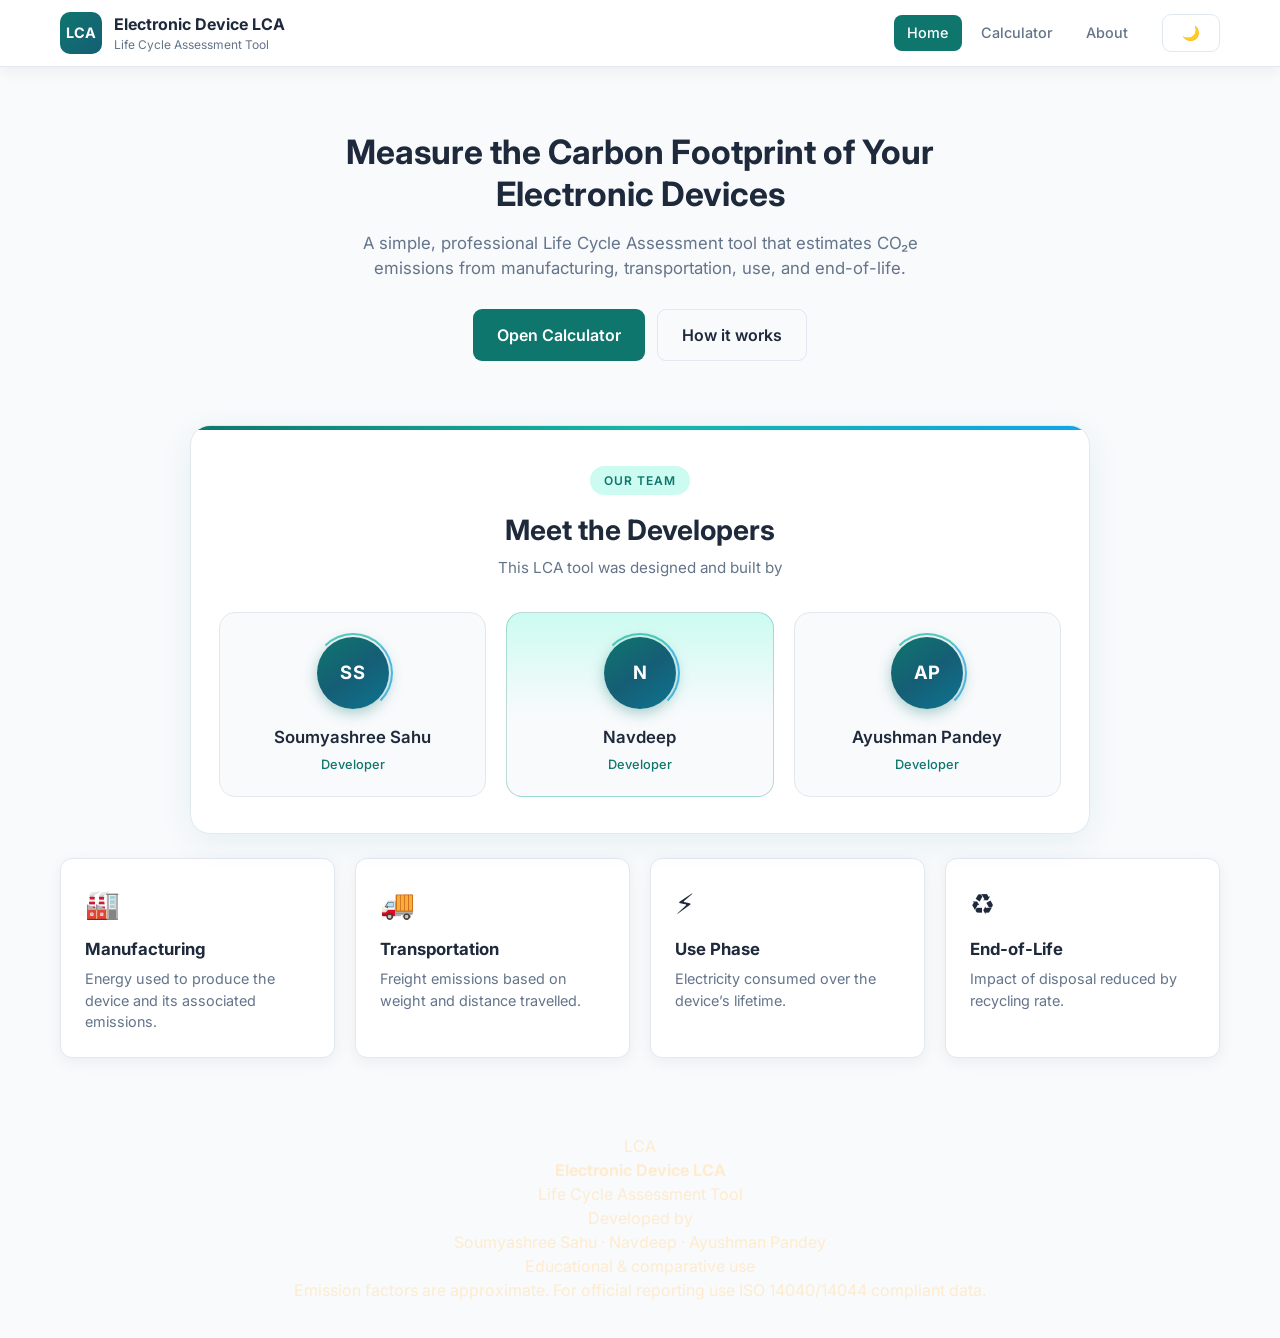
<file: index.html>
<!DOCTYPE html>
<html lang="en">
<head>
  <meta charset="UTF-8" />
  <meta name="viewport" content="width=device-width, initial-scale=1.0" />
  <meta name="description" content="Electronic Device Life Cycle Assessment Tool" />
  <meta name="theme-color" content="#0f766e" />
  <title>Electronic Device LCA | Home</title>
  <link rel="stylesheet" href="style.css" />
  <link rel="preconnect" href="https://fonts.googleapis.com">
  <link rel="preconnect" href="https://fonts.gstatic.com" crossorigin>
  <link href="https://fonts.googleapis.com/css2?family=Inter:wght@400;500;600;700&display=swap" rel="stylesheet">
</head>
<body>
  <header class="site-header">
    <div class="header-inner">
      <a href="index.html" class="brand">
        <div class="logo">LCA</div>
        <div class="brand-text">
          <h1>Electronic Device LCA</h1>
          <p>Life Cycle Assessment Tool</p>
        </div>
      </a>
      <nav class="nav">
        <a href="index.html" class="active">Home</a>
        <a href="calculator.html">Calculator</a>
        <a href="about.html">About</a>
      </nav>
      <div class="header-actions">
        <button id="themeToggle" class="btn btn-ghost" aria-label="Toggle dark mode">
          <span class="theme-icon">🌙</span>
        </button>
      </div>
    </div>
  </header>

  <main class="container">
    <section class="hero">
      <h1>Measure the Carbon Footprint of Your Electronic Devices</h1>
      <p>
        A simple, professional Life Cycle Assessment tool that estimates CO₂e emissions
        from manufacturing, transportation, use, and end-of-life.
      </p>
      <div class="hero-actions">
        <a href="calculator.html" class="btn btn-primary btn-lg">Open Calculator</a>
        <a href="about.html" class="btn btn-ghost-dark btn-lg">How it works</a>
      </div>
    </section>

    <section class="team-section">
      <div class="team-inner">
        <p class="team-badge">Our Team</p>
        <h2 class="team-title">Meet the Developers</h2>
        <p class="team-subtitle">This LCA tool was designed and built by</p>
        <div class="team-grid">
          <div class="team-card">
            <div class="team-avatar-wrap">
              <div class="team-avatar">SS</div>
              <span class="team-ring"></span>
            </div>
            <h3>Soumyashree Sahu</h3>
            <p class="team-role">Developer</p>
          </div>
          <div class="team-card team-card-center">
            <div class="team-avatar-wrap">
              <div class="team-avatar">N</div>
              <span class="team-ring"></span>
            </div>
            <h3>Navdeep</h3>
            <p class="team-role">Developer</p>
          </div>
          <div class="team-card">
            <div class="team-avatar-wrap">
              <div class="team-avatar">AP</div>
              <span class="team-ring"></span>
            </div>
            <h3>Ayushman Pandey</h3>
            <p class="team-role">Developer</p>
          </div>
        </div>
      </div>
    </section>

    <section class="features">
      <div class="feature-card">
        <div class="feature-icon">🏭</div>
        <h3>Manufacturing</h3>
        <p>Energy used to produce the device and its associated emissions.</p>
      </div>
      <div class="feature-card">
        <div class="feature-icon">🚚</div>
        <h3>Transportation</h3>
        <p>Freight emissions based on weight and distance travelled.</p>
      </div>
      <div class="feature-card">
        <div class="feature-icon">⚡</div>
        <h3>Use Phase</h3>
        <p>Electricity consumed over the device’s lifetime.</p>
      </div>
      <div class="feature-card">
        <div class="feature-icon">♻️</div>
        <h3>End-of-Life</h3>
        <p>Impact of disposal reduced by recycling rate.</p>
      </div>
    </section>
  </main>

  <footer class="site-footer">
    <div class="footer-inner">
      <div class="footer-brand">
        <span class="footer-logo">LCA</span>
        <div>
          <strong>Electronic Device LCA</strong>
          <p>Life Cycle Assessment Tool</p>
        </div>
      </div>
      <div class="footer-team">
        <p class="footer-label">Developed by</p>
        <p class="footer-names">Soumyashree Sahu · Navdeep · Ayushman Pandey</p>
      </div>
      <div class="footer-note">
        <p>Educational & comparative use</p>
        <p class="note">Emission factors are approximate. For official reporting use ISO 14040/14044 compliant data.</p>
      </div>
    </div>
  </footer>

  <script>
    (function () {
      const saved = localStorage.getItem("lca-theme") || "light";
      document.documentElement.setAttribute("data-theme", saved);
      const icon = document.querySelector(".theme-icon");
      if (icon) icon.textContent = saved === "dark" ? "☀️" : "🌙";
      document.getElementById("themeToggle")?.addEventListener("click", () => {
        const isDark = document.documentElement.getAttribute("data-theme") === "dark";
        const next = isDark ? "light" : "dark";
        document.documentElement.setAttribute("data-theme", next);
        localStorage.setItem("lca-theme", next);
        if (icon) icon.textContent = next === "dark" ? "☀️" : "🌙";
      });
    })();
  </script>
</body>
</html>
</file>
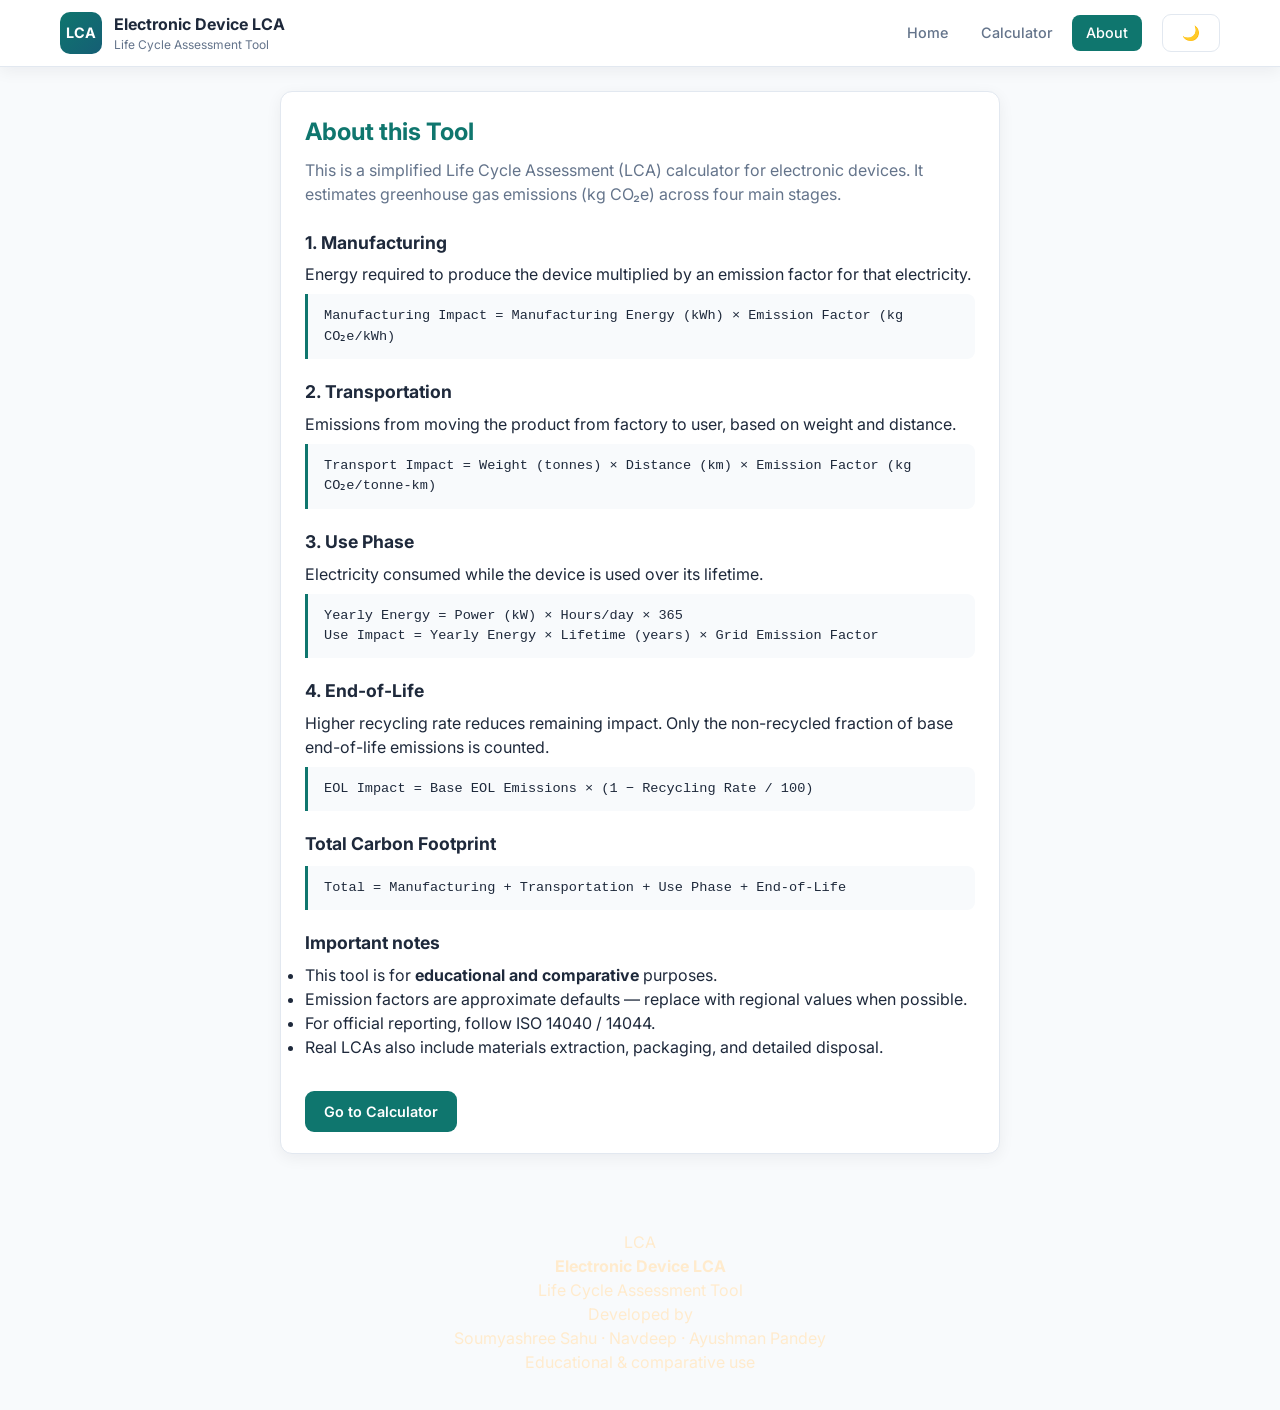
<file: about.html>
<!DOCTYPE html>
<html lang="en">
<head>
  <meta charset="UTF-8" />
  <meta name="viewport" content="width=device-width, initial-scale=1.0" />
  <meta name="description" content="About the Electronic Device LCA methodology and calculations." />
  <meta name="theme-color" content="#0f766e" />
  <title>About | Electronic Device LCA</title>
  <link rel="stylesheet" href="style.css" />
  <link rel="preconnect" href="https://fonts.googleapis.com">
  <link rel="preconnect" href="https://fonts.gstatic.com" crossorigin>
  <link href="https://fonts.googleapis.com/css2?family=Inter:wght@400;500;600;700&display=swap" rel="stylesheet">
</head>
<body>
  <header class="site-header">
    <div class="header-inner">
      <a href="index.html" class="brand">
        <div class="logo">LCA</div>
        <div class="brand-text">
          <h1>Electronic Device LCA</h1>
          <p>Life Cycle Assessment Tool</p>
        </div>
      </a>
      <nav class="nav">
        <a href="index.html">Home</a>
        <a href="calculator.html">Calculator</a>
        <a href="about.html" class="active">About</a>
      </nav>
      <div class="header-actions">
        <button id="themeToggle" class="btn btn-ghost" aria-label="Toggle dark mode">
          <span class="theme-icon">🌙</span>
        </button>
      </div>
    </div>
  </header>

  <main class="container">
    <article class="about-content card">
      <h1>About this Tool</h1>
      <p class="lead">
        This is a simplified Life Cycle Assessment (LCA) calculator for electronic devices.
        It estimates greenhouse gas emissions (kg CO₂e) across four main stages.
      </p>

      <h2>1. Manufacturing</h2>
      <p>Energy required to produce the device multiplied by an emission factor for that electricity.</p>
      <div class="formula-box">
        Manufacturing Impact = Manufacturing Energy (kWh) × Emission Factor (kg CO₂e/kWh)
      </div>

      <h2>2. Transportation</h2>
      <p>Emissions from moving the product from factory to user, based on weight and distance.</p>
      <div class="formula-box">
        Transport Impact = Weight (tonnes) × Distance (km) × Emission Factor (kg CO₂e/tonne-km)
      </div>

      <h2>3. Use Phase</h2>
      <p>Electricity consumed while the device is used over its lifetime.</p>
      <div class="formula-box">
        Yearly Energy = Power (kW) × Hours/day × 365<br>
        Use Impact = Yearly Energy × Lifetime (years) × Grid Emission Factor
      </div>

      <h2>4. End-of-Life</h2>
      <p>
        Higher recycling rate reduces remaining impact.
        Only the non-recycled fraction of base end-of-life emissions is counted.
      </p>
      <div class="formula-box">
        EOL Impact = Base EOL Emissions × (1 − Recycling Rate / 100)
      </div>

      <h2>Total Carbon Footprint</h2>
      <div class="formula-box">
        Total = Manufacturing + Transportation + Use Phase + End-of-Life
      </div>

      <h2>Important notes</h2>
      <ul>
        <li>This tool is for <strong>educational and comparative</strong> purposes.</li>
        <li>Emission factors are approximate defaults — replace with regional values when possible.</li>
        <li>For official reporting, follow ISO 14040 / 14044.</li>
        <li>Real LCAs also include materials extraction, packaging, and detailed disposal.</li>
      </ul>

      <p style="margin-top: 2rem;">
        <a href="calculator.html" class="btn btn-primary">Go to Calculator</a>
      </p>
    </article>
  </main>

  <footer class="site-footer">
    <div class="footer-inner">
      <div class="footer-brand">
        <span class="footer-logo">LCA</span>
        <div>
          <strong>Electronic Device LCA</strong>
          <p>Life Cycle Assessment Tool</p>
        </div>
      </div>
      <div class="footer-team">
        <p class="footer-label">Developed by</p>
        <p class="footer-names">Soumyashree Sahu · Navdeep · Ayushman Pandey</p>
      </div>
      <div class="footer-note">
        <p>Educational & comparative use</p>
      </div>
    </div>
  </footer>

  <script>
    (function () {
      const saved = localStorage.getItem("lca-theme") || "light";
      document.documentElement.setAttribute("data-theme", saved);
      const icon = document.querySelector(".theme-icon");
      if (icon) icon.textContent = saved === "dark" ? "☀️" : "🌙";
      document.getElementById("themeToggle")?.addEventListener("click", () => {
        const isDark = document.documentElement.getAttribute("data-theme") === "dark";
        const next = isDark ? "light" : "dark";
        document.documentElement.setAttribute("data-theme", next);
        localStorage.setItem("lca-theme", next);
        if (icon) icon.textContent = next === "dark" ? "☀️" : "🌙";
      });
    })();
  </script>
</body>
</html>
</file>
<file: style.css>
/* ===== Variables ===== */
:root {
  --primary: #0f766e;
  --primary-light: #ccfbf1;
  --bg: #f8fafc;
  --surface: #ffffff;
  --text: #1e293b;
  --text-muted: #64748b;
  --border: #e2e8f0;
  --radius: 12px;
  --shadow: 0 4px 16px rgba(15, 23, 42, 0.06);
  --header-h: 64px;
}

[data-theme="dark"] {
  --primary: #2dd4bf;
  --primary-light: #134e4a;
  --bg: #0f172a;
  --surface: #1e293b;
  --text: #f1f5f9;
  --text-muted: #94a3b8;
  --border: #334155;
  --shadow: 0 4px 16px rgba(0, 0, 0, 0.3);
}

*,
*::before,
*::after {
  box-sizing: border-box;
  margin: 0;
  padding: 0;
}

html {
  scroll-behavior: smooth;
}

body {
  min-height: 100vh;
  display: flex;
  flex-direction: column;
  font-family: "Inter", system-ui, -apple-system, sans-serif;
  background: var(--bg);
  color: var(--text);
  line-height: 1.5;
}

/* ===== Header ===== */
.site-header {
  position: sticky;
  top: 0;
  z-index: 100;
  background: var(--surface);
  border-bottom: 1px solid var(--border);
  box-shadow: var(--shadow);
}

.header-inner {
  max-width: 1200px;
  margin: 0 auto;
  padding: 0.75rem 1.25rem;
  display: flex;
  align-items: center;
  gap: 1.25rem;
  flex-wrap: wrap;
}

.brand {
  display: flex;
  align-items: center;
  gap: 0.75rem;
  text-decoration: none;
  color: inherit;
}

.logo {
  width: 42px;
  height: 42px;
  border-radius: 10px;
  background: linear-gradient(135deg, #0f766e, #155e75);
  color: white;
  display: grid;
  place-items: center;
  font-weight: 700;
  font-size: 0.9rem;
}

.brand-text h1 {
  font-size: 1rem;
  font-weight: 700;
  color: var(--text);
}

.brand-text p {
  font-size: 0.75rem;
  color: var(--text-muted);
}

.nav {
  display: flex;
  gap: 0.35rem;
  margin-left: auto;
  flex-wrap: wrap;
}

.nav a {
  text-decoration: none;
  color: var(--text-muted);
  font-size: 0.9rem;
  font-weight: 500;
  padding: 0.45rem 0.85rem;
  border-radius: 8px;
  transition: background 0.2s, color 0.2s;
}

.nav a:hover {
  background: var(--primary-light);
  color: var(--primary);
}

.nav a.active {
  background: var(--primary);
  color: white;
}

.header-actions {
  display: flex;
  gap: 0.5rem;
}

/* ===== Buttons ===== */
.btn {
  display: inline-flex;
  align-items: center;
  justify-content: center;
  gap: 0.4rem;
  padding: 0.6rem 1.2rem;
  border-radius: 9px;
  font-size: 0.9rem;
  font-weight: 600;
  border: none;
  cursor: pointer;
  text-decoration: none;
  transition: transform 0.15s, box-shadow 0.15s, background 0.2s;
}

.btn:hover {
  transform: translateY(-1px);
}

.btn-primary {
  background: var(--primary);
  color: white;
}

.btn-primary:hover {
  box-shadow: 0 4px 14px rgba(15, 118, 110, 0.35);
}

.btn-secondary {
  background: var(--primary-light);
  color: var(--primary);
}

.btn-ghost {
  background: transparent;
  color: var(--text-muted);
  border: 1px solid var(--border);
}

.btn-ghost-dark {
  background: transparent;
  color: var(--text);
  border: 1px solid var(--border);
}

.btn-lg {
  padding: 0.8rem 1.5rem;
  font-size: 1rem;
}

/* ===== Layout ===== */
.container {
  max-width: 1200px;
  width: 100%;
  margin: 0 auto;
  padding: 1.5rem 1.25rem 2.5rem;
  flex: 1;
}

/* ===== Hero ===== */
.hero {
  text-align: center;
  padding: 2.5rem 1rem 1.5rem;
}

.hero h1 {
  font-size: clamp(1.5rem, 4vw, 2.1rem);
  font-weight: 700;
  color: var(--text);
  max-width: 700px;
  margin: 0 auto 1rem;
  line-height: 1.25;
}

.hero > p {
  color: var(--text-muted);
  max-width: 560px;
  margin: 0 auto 1.75rem;
  font-size: 1.05rem;
}

.hero-actions {
  display: flex;
  gap: 0.75rem;
  justify-content: center;
  flex-wrap: wrap;
}

/* ===== Features ===== */
.features {
  display: grid;
  grid-template-columns: repeat(auto-fit, minmax(220px, 1fr));
  gap: 1.25rem;
  margin-top: 1.5rem;
}

.feature-card {
  background: var(--surface);
  border: 1px solid var(--border);
  border-radius: var(--radius);
  padding: 1.5rem;
  box-shadow: var(--shadow);
}

.feature-icon {
  font-size: 1.75rem;
  margin-bottom: 0.75rem;
}

.feature-card h3 {
  font-size: 1.05rem;
  margin-bottom: 0.4rem;
  color: var(--text);
}

.feature-card p {
  font-size: 0.9rem;
  color: var(--text-muted);
}

/* ===== Cards / Forms ===== */
.card {
  background: var(--surface);
  border: 1px solid var(--border);
  border-radius: var(--radius);
  padding: 1.35rem 1.5rem;
  margin-bottom: 1.25rem;
  box-shadow: var(--shadow);
}

.card-header h2 {
  font-size: 1.1rem;
  color: var(--primary);
  margin-bottom: 0.25rem;
}

.card-header .subtitle {
  font-size: 0.85rem;
  color: var(--text-muted);
  margin-bottom: 1rem;
}

.form-grid {
  display: grid;
  grid-template-columns: repeat(auto-fit, minmax(200px, 1fr));
  gap: 1rem;
}

.field label {
  display: block;
  font-size: 0.85rem;
  font-weight: 500;
  color: var(--text-muted);
  margin-bottom: 0.35rem;
}

.field input,
.field select {
  width: 100%;
  padding: 0.7rem 0.9rem;
  border: 1px solid var(--border);
  border-radius: 9px;
  font-size: 0.95rem;
  background: var(--surface);
  color: var(--text);
  transition: border-color 0.2s, box-shadow 0.2s;
}

.field input:focus,
.field select:focus {
  outline: none;
  border-color: var(--primary);
  box-shadow: 0 0 0 3px rgba(15, 118, 110, 0.15);
}

select {
  cursor: pointer;
}

/* ===== Calculator layout ===== */
.calculator-layout {
  display: grid;
  grid-template-columns: 1fr 380px;
  gap: 1.5rem;
  align-items: start;
}

@media (max-width: 960px) {
  .calculator-layout {
    grid-template-columns: 1fr;
  }
}

.action-bar {
  display: flex;
  flex-wrap: wrap;
  gap: 0.6rem;
  margin-top: 0.5rem;
}

.results-card.sticky {
  position: sticky;
  top: calc(var(--header-h) + 12px);
}

.total-box {
  text-align: center;
  padding: 1.25rem;
  background: var(--primary-light);
  border-radius: 12px;
  margin-bottom: 1.25rem;
}

.total-label {
  font-size: 0.8rem;
  color: var(--text-muted);
  text-transform: uppercase;
  letter-spacing: 0.04em;
}

.total-value {
  font-size: 1.6rem;
  font-weight: 700;
  color: var(--primary);
  margin: 0.25rem 0;
}

.total-sub {
  font-size: 0.9rem;
  color: var(--text-muted);
}

.result-grid {
  display: grid;
  grid-template-columns: 1fr 1fr;
  gap: 0.75rem;
  margin-bottom: 1.25rem;
}

.result-item {
  background: var(--bg);
  border-radius: 10px;
  padding: 0.75rem;
  text-align: center;
}

.result-label {
  font-size: 0.75rem;
  color: var(--text-muted);
}

.result-value {
  font-weight: 600;
  font-size: 0.95rem;
  color: var(--text);
}

.result-pct {
  font-size: 0.8rem;
  color: var(--primary);
}

.chart-controls {
  display: flex;
  gap: 0.4rem;
  justify-content: center;
  margin-bottom: 0.75rem;
}

.chart-btn {
  padding: 0.35rem 0.85rem;
  border-radius: 999px;
  border: 1px solid var(--border);
  background: var(--bg);
  color: var(--text-muted);
  font-size: 0.8rem;
  font-weight: 500;
  cursor: pointer;
}

.chart-btn.active {
  background: var(--primary);
  color: white;
  border-color: var(--primary);
}

.chart-wrapper {
  height: 260px;
  margin-bottom: 1rem;
}

.insights h3 {
  font-size: 0.95rem;
  margin-bottom: 0.5rem;
  color: var(--text);
}

.insights ul {
  padding-left: 1.1rem;
  font-size: 0.85rem;
  color: var(--text-muted);
}

.insights li {
  margin-bottom: 0.4rem;
}

/* ===== About ===== */
.about-content {
  max-width: 720px;
  margin: 0 auto;
}

.about-content h1 {
  font-size: 1.5rem;
  color: var(--primary);
  margin-bottom: 0.5rem;
}

.about-content .lead {
  color: var(--text-muted);
  margin-bottom: 1.5rem;
}

.about-content h2 {
  font-size: 1.1rem;
  margin: 1.25rem 0 0.4rem;
  color: var(--text);
}

.formula-box {
  background: var(--bg);
  border-left: 3px solid var(--primary);
  padding: 0.75rem 1rem;
  margin: 0.5rem 0 1rem;
  font-family: ui-monospace, monospace;
  font-size: 0.85rem;
  border-radius: 0 8px 8px 0;
}

/* ===== Team ===== */
.team-section {
  margin: 2.5rem auto 1rem;
  padding: 0 1rem;
  display: flex;
  justify-content: center;
}

.team-inner {
  width: 100%;
  max-width: 900px;
  background: var(--surface);
  border: 1px solid var(--border);
  border-radius: 20px;
  padding: 2.5rem 1.75rem 2.25rem;
  box-shadow: 0 8px 32px rgba(15, 118, 110, 0.08);
  text-align: center;
  position: relative;
  overflow: hidden;
}

.team-inner::before {
  content: "";
  position: absolute;
  top: 0;
  left: 0;
  right: 0;
  height: 4px;
  background: linear-gradient(90deg, #0f766e, #14b8a6, #0ea5e9);
}

.team-badge {
  display: inline-block;
  font-size: 0.75rem;
  font-weight: 600;
  letter-spacing: 0.08em;
  text-transform: uppercase;
  color: var(--primary);
  background: var(--primary-light);
  padding: 0.35rem 0.9rem;
  border-radius: 999px;
  margin-bottom: 0.85rem;
}

.team-title {
  font-size: clamp(1.35rem, 3vw, 1.75rem);
  font-weight: 700;
  color: var(--text);
  margin-bottom: 0.4rem;
}

.team-subtitle {
  color: var(--text-muted);
  font-size: 0.95rem;
  margin-bottom: 2rem;
}

.team-grid {
  display: grid;
  grid-template-columns: repeat(3, 1fr);
  gap: 1.25rem;
}

@media (max-width: 700px) {
  .team-grid {
    grid-template-columns: 1fr;
    max-width: 280px;
    margin: 0 auto;
  }
}

.team-card {
  background: var(--bg);
  border: 1px solid var(--border);
  border-radius: 16px;
  padding: 1.5rem 1rem 1.35rem;
  transition: transform 0.25s ease, box-shadow 0.25s ease, border-color 0.25s ease;
}

.team-card:hover {
  transform: translateY(-6px);
  box-shadow: 0 12px 28px rgba(15, 118, 110, 0.12);
  border-color: var(--primary);
}

.team-card-center {
  background: linear-gradient(180deg, var(--primary-light) 0%, var(--bg) 55%);
  border-color: rgba(15, 118, 110, 0.25);
}

.team-avatar-wrap {
  position: relative;
  width: 72px;
  height: 72px;
  margin: 0 auto 1rem;
}

.team-avatar {
  width: 72px;
  height: 72px;
  border-radius: 50%;
  background: linear-gradient(145deg, #0f766e 0%, #155e75 50%, #0e7490 100%);
  color: white;
  display: grid;
  place-items: center;
  font-weight: 700;
  font-size: 1.15rem;
  letter-spacing: 0.5px;
  position: relative;
  z-index: 1;
  box-shadow: 0 4px 14px rgba(15, 118, 110, 0.35);
}

.team-ring {
  position: absolute;
  inset: -4px;
  border-radius: 50%;
  border: 2px solid transparent;
  border-top-color: #14b8a6;
  border-right-color: #0ea5e9;
  opacity: 0.7;
  animation: team-spin 8s linear infinite;
}

@keyframes team-spin {
  to { transform: rotate(360deg); }
}

.team-card h3 {
  font-size: 1.05rem;
  font-weight: 600;
  color: var(--text);
  margin-bottom: 0.3rem;
}

.team-role {
  font-size: 0.8rem;
  font-weight: 500;
  color: var(--primary);
}

/* ===== Footer ===== */
.site-footer {
  text-align: center;
  padding: 2.25rem 1.5rem;
  color: blanchedalmond
</file>
